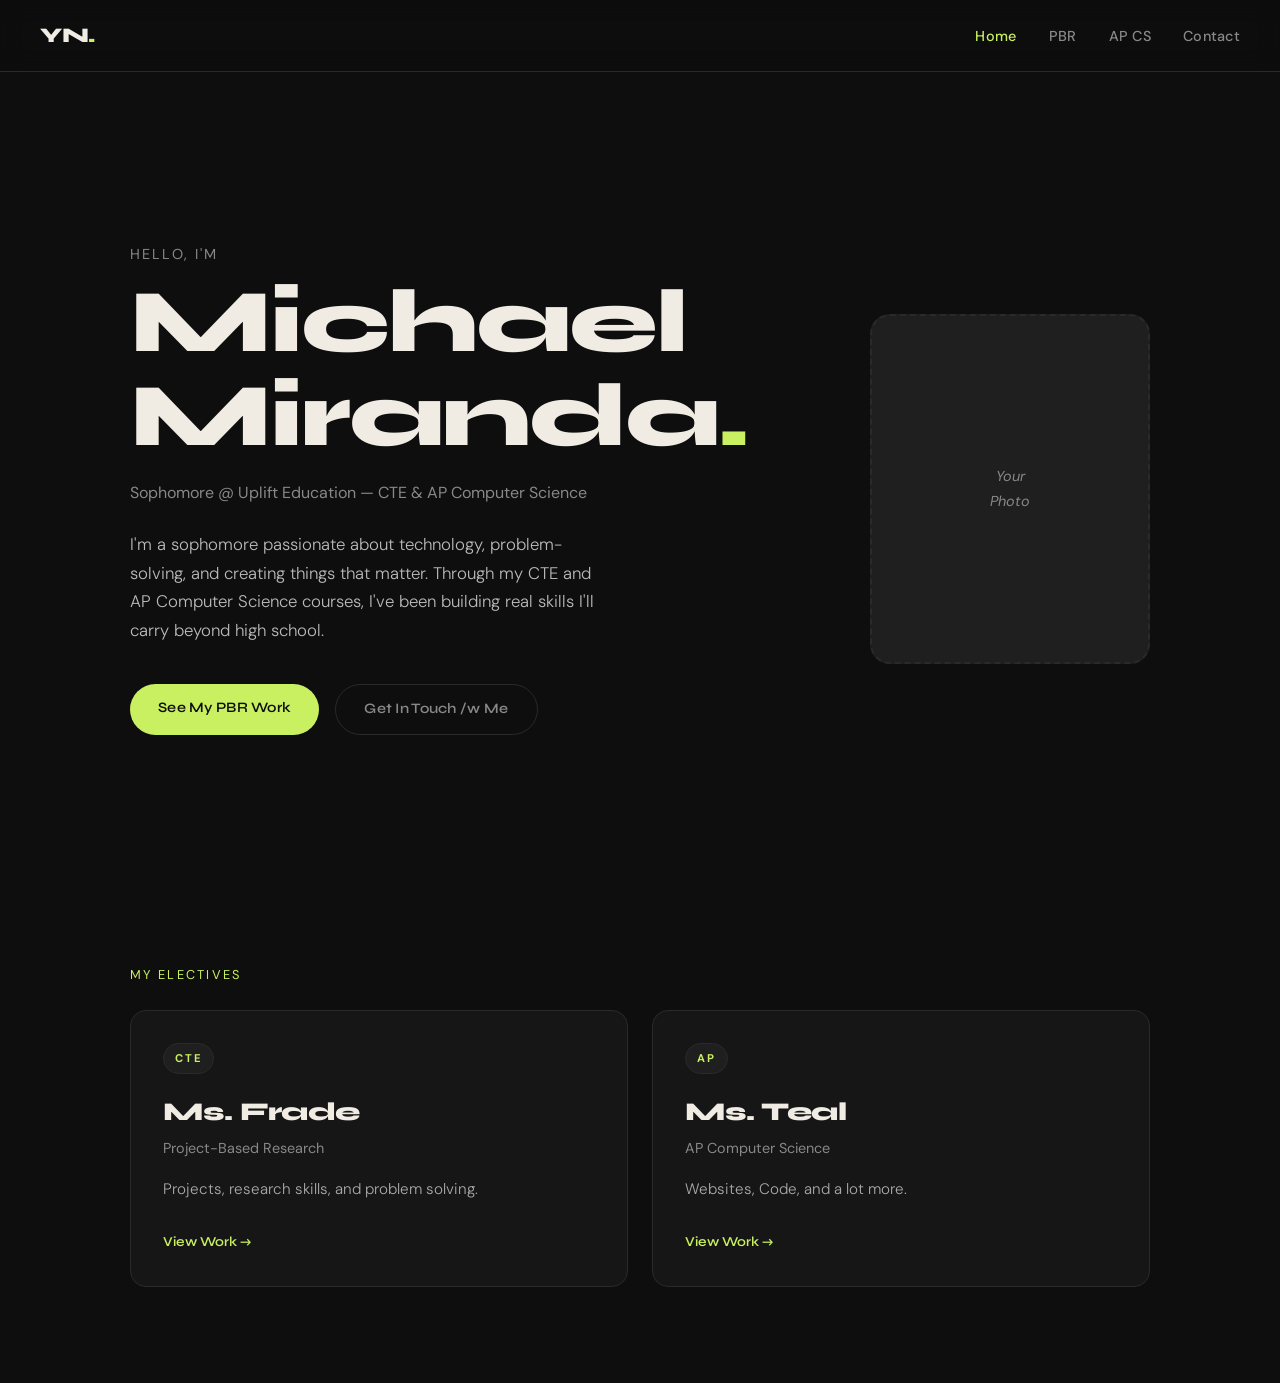
<file: index.html>
<!DOCTYPE html>
<html lang="en">
<head>
  <meta charset="UTF-8" />
  <meta name="viewport" content="width=device-width, initial-scale=1.0"/>
  <title>My Portfolio</title>
  <link rel="stylesheet" href="style.css" />
  <link href="https://fonts.googleapis.com/css2?family=Syne:wght@400;600;700;800&family=DM+Sans:ital,wght@0,300;0,400;0,500;1,300&display=swap" rel="stylesheet"/>
</head>
<body>

  <nav class="navbar">
    <span class="nav-logo">YN<span class="dot">.</span></span>
    <ul class="nav-links">
      <li><a href="index.html" class="active">Home</a></li>
      <li><a href="pbr.html">PBR</a></li>
      <li><a href="cs.html">AP CS</a></li>
      <li><a href="contact.html">Contact</a></li>
    </ul>
    <button class="hamburger" onclick="toggleMenu()">&#9776;</button>
  </nav>

  <div class="mobile-menu" id="mobileMenu">
    <a href="index.html">Home</a>
    <a href="pbr.html">PBR</a>
    <a href="cs.html">AP CS</a>
    <a href="contact.html">Contact</a>
  </div>

  <main>
    <section class="hero">
      <div class="hero-text">
        <p class="greeting">Hello, I'm</p>
        <h1 class="name">Michael Miranda<span class="dot">.</span></h1>
        <p class="tagline">Sophomore @ Uplift Education &mdash; CTE &amp; AP Computer Science</p>
        <p class="bio">
          <!-- EDIT THIS: Write 2-3 sentences about yourself -->
          I'm a sophomore passionate about technology, problem-solving, and creating things that matter.
          Through my CTE and AP Computer Science courses, I've been building real skills I'll carry beyond high school.
        </p>
        <div class="hero-btns">
          <a href="pbr.html" class="btn btn-primary">See My PBR Work</a>
          <a href="contact.html" class="btn btn-ghost">Get In Touch /w Me</a>
        </div>
      </div>
      <div class="hero-photo">
        <!-- EDIT THIS: Replace with your actual photo -->
        <div class="photo-placeholder">
          <span>Your<br/>Photo</span>
        </div>
      </div>
    </section>

    <section class="classes-section">
      <p class="section-label">My Electives</p>
      <div class="cards">
        <a href="pbr.html" class="card">
          <div class="card-tag">CTE</div>
          <h2>Ms. Frade</h2>
          <h3>Project-Based Research</h3>
          <p>Projects, research skills, and problem solving.</p>
          <span class="card-arrow">View Work →</span>
        </a>
        <a href="cs.html" class="card">
          <div class="card-tag">AP</div>
          <h2>Ms. Teal</h2>
          <h3>AP Computer Science</h3>
          <p>Websites, Code, and a lot more.</p>
          <span class="card-arrow">View Work →</span>
        </a>
      </div>
    </section>
  </main>
  <script src="main.js"></script>
</body>
</html>
</file>
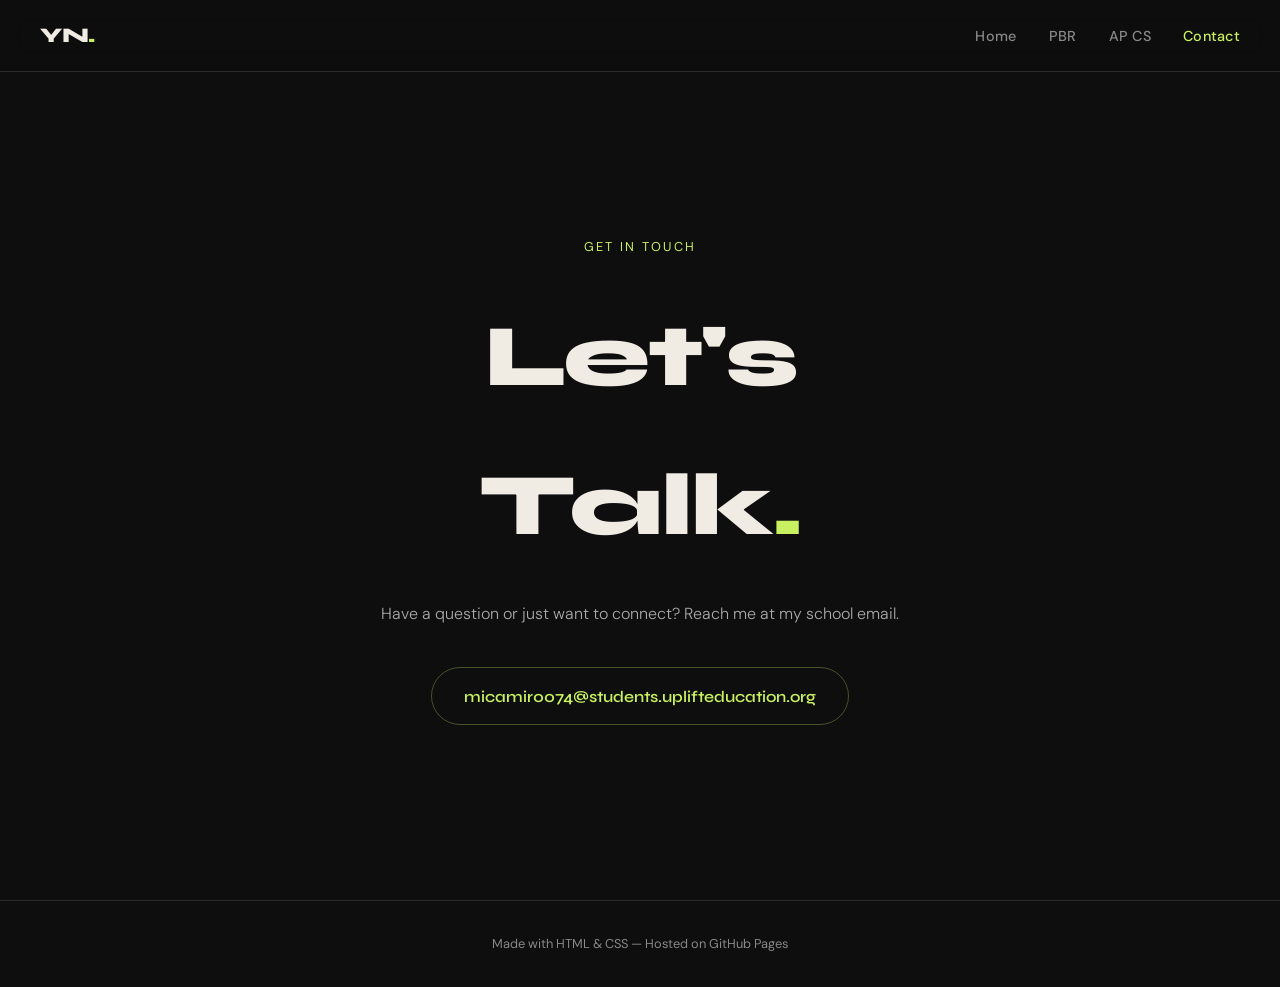
<file: contact.html>
<!DOCTYPE html>
<html lang="en">
<head>
  <meta charset="UTF-8" />
  <meta name="viewport" content="width=device-width, initial-scale=1.0"/>
  <title>Contact | My Portfolio</title>
  <link rel="stylesheet" href="style.css" />
  <link href="https://fonts.googleapis.com/css2?family=Syne:wght@400;600;700;800&family=DM+Sans:ital,wght@0,300;0,400;0,500;1,300&display=swap" rel="stylesheet"/>
</head>
<body>

  <nav class="navbar">
    <span class="nav-logo">YN<span class="dot">.</span></span>
    <ul class="nav-links">
      <li><a href="index.html">Home</a></li>
      <li><a href="pbr.html">PBR</a></li>
      <li><a href="cs.html">AP CS</a></li>
      <li><a href="contact.html" class="active">Contact</a></li>
    </ul>
    <button class="hamburger" onclick="toggleMenu()">&#9776;</button>
  </nav>

  <div class="mobile-menu" id="mobileMenu">
    <a href="index.html">Home</a>
    <a href="pbr.html">PBR</a>
    <a href="cs.html">AP CS</a>
    <a href="contact.html">Contact</a>
  </div>

  <main>
    <section class="contact-section">
      <div class="contact-inner">
        <p class="section-label">Get In Touch</p>
        <h1>Let's Talk<span class="dot">.</span></h1>
        <p class="contact-sub">
          Have a question or just want to connect? Reach me at my school email.
        </p>
        <a href="mailto:micamir0074@students.uplifteducation.org" class="email-link">
          <!-- EDIT THIS: Replace with your actual school email -->
          micamir0074@students.uplifteducation.org
        </a>
      </div>
    </section>
  </main>

  <footer>
    <p>Made with HTML &amp; CSS &mdash; Hosted on GitHub Pages</p>
  </footer>

  <script src="main.js"></script>
</body>
</html>
</file>
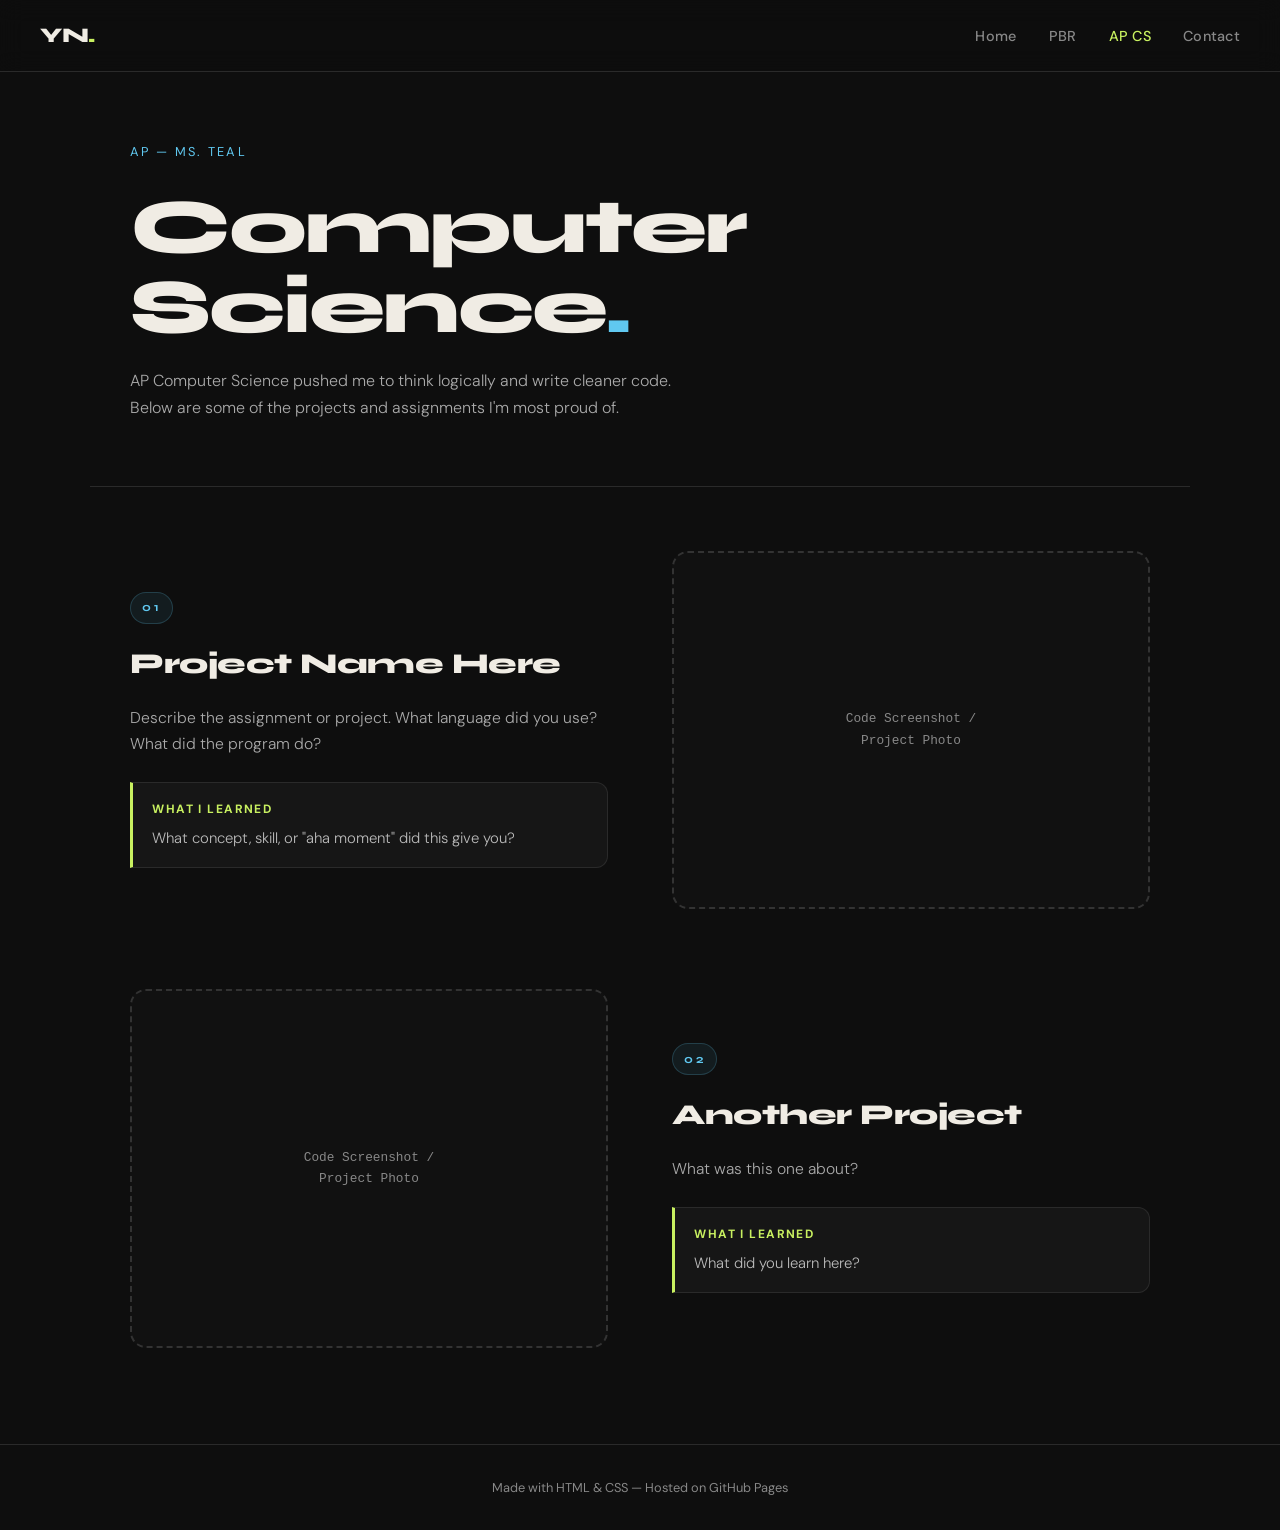
<file: cs.html>
<!DOCTYPE html>
<html lang="en">
<head>
  <meta charset="UTF-8" />
  <meta name="viewport" content="width=device-width, initial-scale=1.0"/>
  <title>AP CS Work | My Portfolio</title>
  <link rel="stylesheet" href="style.css" />
  <link href="https://fonts.googleapis.com/css2?family=Syne:wght@400;600;700;800&family=DM+Sans:ital,wght@0,300;0,400;0,500;1,300&display=swap" rel="stylesheet"/>
</head>
<body>

  <nav class="navbar">
    <span class="nav-logo">YN<span class="dot">.</span></span>
    <ul class="nav-links">
      <li><a href="index.html">Home</a></li>
      <li><a href="pbr.html">PBR</a></li>
      <li><a href="cs.html" class="active">AP CS</a></li>
      <li><a href="contact.html">Contact</a></li>
    </ul>
    <button class="hamburger" onclick="toggleMenu()">&#9776;</button>
  </nav>

  <div class="mobile-menu" id="mobileMenu">
    <a href="index.html">Home</a>
    <a href="pbr.html">PBR</a>
    <a href="cs.html">AP CS</a>
    <a href="contact.html">Contact</a>
  </div>

  <main>
    <section class="page-hero page-hero--cs">
      <div class="page-hero-inner">
        <p class="section-label">AP &mdash; Ms. Teal</p>
        <h1>Computer<br/>Science<span class="dot">.</span></h1>
        <p class="page-desc">
          <!-- EDIT THIS: One or two sentences about AP CS overall -->
          AP Computer Science pushed me to think logically and write cleaner code.
          Below are some of the projects and assignments I'm most proud of.
        </p>
      </div>
    </section>

    <section class="work-section">

      <!-- ======= PROJECT 1 ======= -->
      <article class="project-block">
        <div class="project-info">
          <span class="project-num">01</span>
          <h2 class="project-title">Project Name Here</h2>
          <p class="project-desc">
            <!-- EDIT THIS: What was the CS project/assignment? -->
            Describe the assignment or project. What language did you use? What did the program do?
          </p>
          <div class="learned-box">
            <p class="learned-label">What I Learned</p>
            <p>
              <!-- EDIT THIS -->
              What concept, skill, or "aha moment" did this give you?
            </p>
          </div>
        </div>
        <div class="project-media">
          <!-- To add a code screenshot: <img src="images/cs-project1.png" alt="Code screenshot" /> -->
          <div class="media-placeholder media-placeholder--code">
            <span>Code Screenshot /<br/>Project Photo</span>
          </div>
        </div>
      </article>

      <!-- ======= PROJECT 2 ======= -->
      <article class="project-block reverse">
        <div class="project-info">
          <span class="project-num">02</span>
          <h2 class="project-title">Another Project</h2>
          <p class="project-desc">
            What was this one about?
          </p>
          <div class="learned-box">
            <p class="learned-label">What I Learned</p>
            <p>
              What did you learn here?
            </p>
          </div>
        </div>
        <div class="project-media">
          <div class="media-placeholder media-placeholder--code">
            <span>Code Screenshot /<br/>Project Photo</span>
          </div>
        </div>
      </article>

    </section>
  </main>

  <footer>
    <p>Made with HTML &amp; CSS &mdash; Hosted on GitHub Pages</p>
  </footer>

  <script src="main.js"></script>
</body>
</html>
</file>
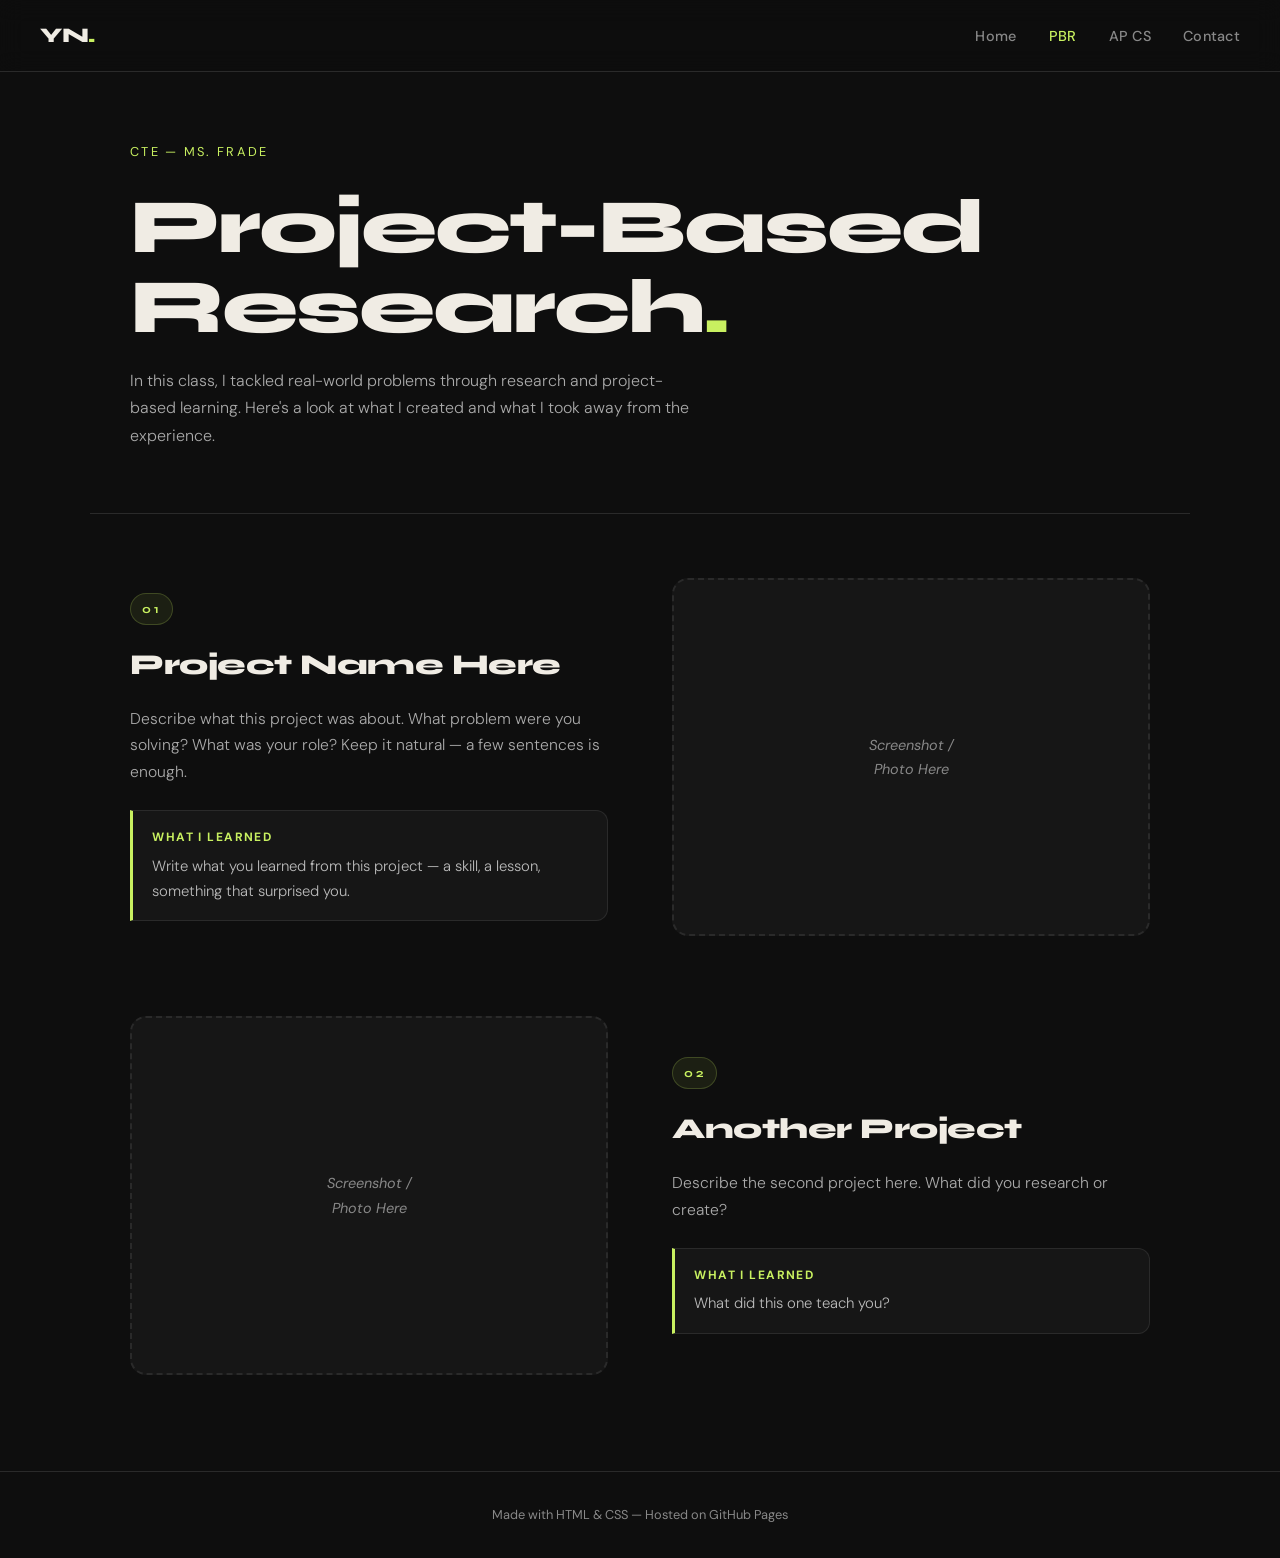
<file: pbr.html>
<!DOCTYPE html>
<html lang="en">
<head>
  <meta charset="UTF-8" />
  <meta name="viewport" content="width=device-width, initial-scale=1.0"/>
  <title>PBR Work | My Portfolio</title>
  <link rel="stylesheet" href="style.css" />
  <link href="https://fonts.googleapis.com/css2?family=Syne:wght@400;600;700;800&family=DM+Sans:ital,wght@0,300;0,400;0,500;1,300&display=swap" rel="stylesheet"/>
</head>
<body>

  <nav class="navbar">
    <span class="nav-logo">YN<span class="dot">.</span></span>
    <ul class="nav-links">
      <li><a href="index.html">Home</a></li>
      <li><a href="pbr.html" class="active">PBR</a></li>
      <li><a href="cs.html">AP CS</a></li>
      <li><a href="contact.html">Contact</a></li>
    </ul>
    <button class="hamburger" onclick="toggleMenu()">&#9776;</button>
  </nav>

  <div class="mobile-menu" id="mobileMenu">
    <a href="index.html">Home</a>
    <a href="pbr.html">PBR</a>
    <a href="cs.html">AP CS</a>
    <a href="contact.html">Contact</a>
  </div>

  <main>
    <section class="page-hero">
      <div class="page-hero-inner">
        <p class="section-label">CTE &mdash; Ms. Frade</p>
        <h1>Project-Based<br/>Research<span class="dot">.</span></h1>
        <p class="page-desc">
          <!-- EDIT THIS: One or two sentences about PBR class overall -->
          In this class, I tackled real-world problems through research and project-based learning.
          Here's a look at what I created and what I took away from the experience.
        </p>
      </div>
    </section>

    <section class="work-section">

      <!-- ======= PROJECT 1 — EDIT OR DUPLICATE THIS BLOCK ======= -->
      <article class="project-block">
        <div class="project-info">
          <span class="project-num">01</span>
          <h2 class="project-title">Project Name Here</h2>
          <p class="project-desc">
            <!-- EDIT THIS: What was the project? What did you do? -->
            Describe what this project was about. What problem were you solving? What was your role?
            Keep it natural — a few sentences is enough.
          </p>
          <div class="learned-box">
            <p class="learned-label">What I Learned</p>
            <p>
              <!-- EDIT THIS: What did you actually learn or take away? -->
              Write what you learned from this project — a skill, a lesson, something that surprised you.
            </p>
          </div>
        </div>
        <div class="project-media">
          <!-- EDIT THIS: Replace with your actual screenshot/photo -->
          <!-- To add an image: <img src="images/pbr-project1.png" alt="Project screenshot" /> -->
          <div class="media-placeholder">
            <span>Screenshot /<br/>Photo Here</span>
          </div>
        </div>
      </article>

      <!-- ======= PROJECT 2 — DUPLICATE & FILL IN AS NEEDED ======= -->
      <article class="project-block reverse">
        <div class="project-info">
          <span class="project-num">02</span>
          <h2 class="project-title">Another Project</h2>
          <p class="project-desc">
            Describe the second project here. What did you research or create?
          </p>
          <div class="learned-box">
            <p class="learned-label">What I Learned</p>
            <p>
              What did this one teach you?
            </p>
          </div>
        </div>
        <div class="project-media">
          <div class="media-placeholder">
            <span>Screenshot /<br/>Photo Here</span>
          </div>
        </div>
      </article>

    </section>
  </main>

  <footer>
    <p>Made with HTML &amp; CSS &mdash; Hosted on GitHub Pages</p>
  </footer>

  <script src="main.js"></script>
</body>
</html>
</file>
<file: style.css>
/* ===== VARIABLES ===== */
:root {
  --bg: #0e0e0e;
  --surface: #161616;
  --surface2: #1f1f1f;
  --border: #2a2a2a;
  --text: #f0ece4;
  --text-muted: #888;
  --accent: #c8f060;
  --accent2: #60c8f0;
  --font-display: 'Syne', sans-serif;
  --font-body: 'DM Sans', sans-serif;
  --radius: 12px;
  --max-w: 1100px;
}

/* ===== RESET ===== */
*, *::before, *::after { box-sizing: border-box; margin: 0; padding: 0; }
html { scroll-behavior: smooth; }
body {
  background: var(--bg);
  color: var(--text);
  font-family: var(--font-body);
  font-size: 16px;
  line-height: 1.7;
  overflow-x: hidden;
}
a { color: inherit; text-decoration: none; }
img { max-width: 100%; display: block; border-radius: var(--radius); }

/* ===== NAVBAR ===== */
.navbar {
  position: fixed;
  top: 0; left: 0; right: 0;
  z-index: 100;
  display: flex;
  align-items: center;
  justify-content: space-between;
  padding: 1.1rem 2.5rem;
  background: rgba(14,14,14,0.85);
  backdrop-filter: blur(12px);
  border-bottom: 1px solid var(--border);
}
.nav-logo {
  font-family: var(--font-display);
  font-weight: 800;
  font-size: 1.3rem;
  letter-spacing: -0.5px;
}
.nav-links {
  display: flex;
  gap: 2rem;
  list-style: none;
}
.nav-links a {
  font-size: 0.9rem;
  font-weight: 500;
  color: var(--text-muted);
  transition: color 0.2s;
  letter-spacing: 0.02em;
}
.nav-links a:hover,
.nav-links a.active {
  color: var(--text);
}
.nav-links a.active {
  color: var(--accent);
}
.dot { color: var(--accent); }
.hamburger {
  display: none;
  background: none;
  border: none;
  color: var(--text);
  font-size: 1.4rem;
  cursor: pointer;
}
.mobile-menu {
  display: none;
  position: fixed;
  top: 61px; left: 0; right: 0;
  z-index: 99;
  background: var(--surface);
  border-bottom: 1px solid var(--border);
  flex-direction: column;
  padding: 1rem 2rem;
  gap: 1rem;
}
.mobile-menu a {
  font-family: var(--font-display);
  font-weight: 600;
  font-size: 1.1rem;
  color: var(--text-muted);
  padding: 0.4rem 0;
}
.mobile-menu a:hover { color: var(--accent); }
.mobile-menu.open { display: flex; }

/* ===== HERO ===== */
main { padding-top: 61px; }

.hero {
  min-height: calc(100vh - 61px);
  display: flex;
  align-items: center;
  justify-content: space-between;
  gap: 4rem;
  padding: 5rem 2.5rem 4rem;
  max-width: var(--max-w);
  margin: 0 auto;
}
.hero-text { flex: 1; }
.greeting {
  font-size: 0.9rem;
  letter-spacing: 0.15em;
  text-transform: uppercase;
  color: var(--text-muted);
  margin-bottom: 0.5rem;
}
.name {
  font-family: var(--font-display);
  font-size: clamp(3rem, 7vw, 6rem);
  font-weight: 800;
  line-height: 1.05;
  letter-spacing: -2px;
  margin-bottom: 1rem;
}
.tagline {
  font-size: 1rem;
  color: var(--text-muted);
  margin-bottom: 1.5rem;
}
.bio {
  font-size: 1.05rem;
  color: #bbb;
  max-width: 480px;
  margin-bottom: 2.5rem;
  font-weight: 300;
}
.hero-btns { display: flex; gap: 1rem; flex-wrap: wrap; }
.btn {
  display: inline-block;
  padding: 0.75rem 1.75rem;
  border-radius: 100px;
  font-family: var(--font-display);
  font-weight: 600;
  font-size: 0.9rem;
  letter-spacing: 0.02em;
  transition: all 0.2s;
}
.btn-primary {
  background: var(--accent);
  color: #0e0e0e;
}
.btn-primary:hover { background: #d6ff6e; transform: translateY(-2px); }
.btn-ghost {
  border: 1.5px solid var(--border);
  color: var(--text-muted);
}
.btn-ghost:hover { border-color: var(--text-muted); color: var(--text); transform: translateY(-2px); }

/* ===== PHOTO ===== */
.hero-photo { flex-shrink: 0; }
.photo-placeholder {
  width: 280px;
  height: 350px;
  border-radius: 20px;
  background: var(--surface2);
  border: 2px dashed var(--border);
  display: flex;
  align-items: center;
  justify-content: center;
  color: var(--text-muted);
  font-size: 0.9rem;
  text-align: center;
  font-style: italic;
}
.hero-photo img {
  width: 280px;
  height: 350px;
  object-fit: cover;
  border-radius: 20px;
}

/* ===== CLASSES CARDS ===== */
.classes-section {
  padding: 4rem 2.5rem 6rem;
  max-width: var(--max-w);
  margin: 0 auto;
}
.section-label {
  font-size: 0.8rem;
  letter-spacing: 0.18em;
  text-transform: uppercase;
  color: var(--accent);
  margin-bottom: 1.5rem;
}
.cards {
  display: grid;
  grid-template-columns: 1fr 1fr;
  gap: 1.5rem;
}
.card {
  display: block;
  background: var(--surface);
  border: 1px solid var(--border);
  border-radius: 16px;
  padding: 2rem;
  transition: border-color 0.2s, transform 0.2s;
  position: relative;
  overflow: hidden;
}
.card::before {
  content: '';
  position: absolute;
  inset: 0;
  background: linear-gradient(135deg, var(--accent) 0%, transparent 60%);
  opacity: 0;
  transition: opacity 0.3s;
}
.card:hover { border-color: var(--accent); transform: translateY(-4px); }
.card:hover::before { opacity: 0.04; }
.card-tag {
  display: inline-block;
  background: var(--surface2);
  color: var(--accent);
  font-size: 0.7rem;
  font-weight: 700;
  letter-spacing: 0.15em;
  padding: 0.3rem 0.7rem;
  border-radius: 100px;
  margin-bottom: 1rem;
  border: 1px solid var(--border);
}
.card h2 {
  font-family: var(--font-display);
  font-size: 1.6rem;
  font-weight: 800;
  letter-spacing: -0.5px;
  margin-bottom: 0.2rem;
}
.card h3 {
  font-size: 0.9rem;
  font-weight: 400;
  color: var(--text-muted);
  margin-bottom: 1rem;
}
.card p { font-size: 0.95rem; color: #aaa; font-weight: 300; margin-bottom: 1.5rem; }
.card-arrow {
  font-family: var(--font-display);
  font-size: 0.85rem;
  font-weight: 600;
  color: var(--accent);
}

/* ===== PAGE HERO ===== */
.page-hero {
  padding: 5rem 2.5rem 4rem;
  max-width: var(--max-w);
  margin: 0 auto;
  border-bottom: 1px solid var(--border);
}
.page-hero--cs .section-label { color: var(--accent2); }
.page-hero--cs h1 .dot { color: var(--accent2); }
.page-hero h1 {
  font-family: var(--font-display);
  font-size: clamp(2.5rem, 6vw, 5rem);
  font-weight: 800;
  letter-spacing: -2px;
  line-height: 1.05;
  margin-bottom: 1.2rem;
}
.page-desc {
  max-width: 560px;
  color: #aaa;
  font-size: 1rem;
  font-weight: 300;
}

/* ===== PROJECT BLOCKS ===== */
.work-section {
  max-width: var(--max-w);
  margin: 0 auto;
  padding: 4rem 2.5rem 6rem;
  display: flex;
  flex-direction: column;
  gap: 5rem;
}
.project-block {
  display: grid;
  grid-template-columns: 1fr 1fr;
  gap: 4rem;
  align-items: center;
}
.project-block.reverse { direction: rtl; }
.project-block.reverse > * { direction: ltr; }

.project-num {
  display: inline-block;
  font-family: var(--font-display);
  font-size: 0.75rem;
  font-weight: 700;
  letter-spacing: 0.2em;
  color: var(--accent);
  background: rgba(200, 240, 96, 0.08);
  padding: 0.3rem 0.7rem;
  border-radius: 100px;
  border: 1px solid rgba(200, 240, 96, 0.2);
  margin-bottom: 1rem;
}
.page-hero--cs ~ .work-section .project-num {
  color: var(--accent2);
  background: rgba(96, 200, 240, 0.08);
  border-color: rgba(96, 200, 240, 0.2);
}
.project-title {
  font-family: var(--font-display);
  font-size: 1.8rem;
  font-weight: 800;
  letter-spacing: -0.5px;
  margin-bottom: 1rem;
}
.project-desc {
  color: #aaa;
  font-size: 0.98rem;
  font-weight: 300;
  margin-bottom: 1.5rem;
}
.learned-box {
  background: var(--surface);
  border: 1px solid var(--border);
  border-left: 3px solid var(--accent);
  border-radius: 0 var(--radius) var(--radius) 0;
  padding: 1rem 1.2rem;
}
.learned-label {
  font-size: 0.75rem;
  font-weight: 700;
  letter-spacing: 0.12em;
  text-transform: uppercase;
  color: var(--accent);
  margin-bottom: 0.4rem;
}
.learned-box p:last-child {
  color: #bbb;
  font-size: 0.93rem;
  font-weight: 300;
}

/* ===== MEDIA PLACEHOLDER ===== */
.project-media { width: 100%; }
.media-placeholder {
  width: 100%;
  aspect-ratio: 4/3;
  background: var(--surface);
  border: 2px dashed var(--border);
  border-radius: 16px;
  display: flex;
  align-items: center;
  justify-content: center;
  color: var(--text-muted);
  font-size: 0.9rem;
  text-align: center;
  font-style: italic;
}
.media-placeholder--code {
  background: #111;
  border-color: #333;
  font-family: monospace;
  font-style: normal;
  font-size: 0.8rem;
}
.project-media img {
  width: 100%;
  aspect-ratio: 4/3;
  object-fit: cover;
  border-radius: 16px;
  border: 1px solid var(--border);
}

/* ===== CONTACT ===== */
.contact-section {
  min-height: calc(100vh - 61px);
  display: flex;
  align-items: center;
  justify-content: center;
  padding: 4rem 2.5rem;
}
.contact-inner { text-align: center; max-width: 540px; }
.contact-inner h1 {
  font-family: var(--font-display);
  font-size: clamp(3rem, 7vw, 5.5rem);
  font-weight: 800;
  letter-spacing: -2px;
  margin-bottom: 1.2rem;
}
.contact-sub {
  color: #aaa;
  font-size: 1rem;
  font-weight: 300;
  margin-bottom: 2.5rem;
}
.email-link {
  display: inline-block;
  font-family: var(--font-display);
  font-size: 1rem;
  font-weight: 600;
  color: var(--accent);
  border: 1.5px solid rgba(200, 240, 96, 0.3);
  padding: 0.9rem 2rem;
  border-radius: 100px;
  transition: all 0.2s;
  word-break: break-all;
}
.email-link:hover {
  background: rgba(200, 240, 96, 0.08);
  border-color: var(--accent);
  transform: translateY(-2px);
}

/* ===== FOOTER ===== */
footer {
  text-align: center;
  padding: 2rem;
  color: var(--text-muted);
  font-size: 0.8rem;
  border-top: 1px solid var(--border);
}

/* ===== ANIMATIONS ===== */
@keyframes fadeUp {
  from { opacity: 0; transform: translateY(24px); }
  to   { opacity: 1; transform: translateY(0); }
}
.hero-text > * {
  opacity: 0;
  animation: fadeUp 0.6s ease forwards;
}
.hero-text .greeting       { animation-delay: 0.1s; }
.hero-text .name           { animation-delay: 0.2s; }
.hero-text .tagline        { animation-delay: 0.3s; }
.hero-text .bio            { animation-delay: 0.4s; }
.hero-text .hero-btns      { animation-delay: 0.5s; }
.hero-photo {
  opacity: 0;
  animation: fadeUp 0.6s 0.35s ease forwards;
}

/* ===== RESPONSIVE ===== */
@media (max-width: 768px) {
  .nav-links { display: none; }
  .hamburger { display: block; }
  .hero {
    flex-direction: column-reverse;
    text-align: center;
    padding: 3rem 1.5rem;
    gap: 2rem;
  }
  .hero-btns { justify-content: center; }
  .bio { margin-left: auto; margin-right: auto; }
  .photo-placeholder, .hero-photo img {
    width: 200px;
    height: 240px;
    margin: 0 auto;
  }
  .cards { grid-template-columns: 1fr; }
  .project-block, .project-block.reverse {
    grid-template-columns: 1fr;
    direction: ltr;
    gap: 2rem;
  }
  .page-hero, .work-section, .classes-section { padding-left: 1.5rem; padding-right: 1.5rem; }
  .navbar { padding: 1rem 1.5rem; }
}
</file>
